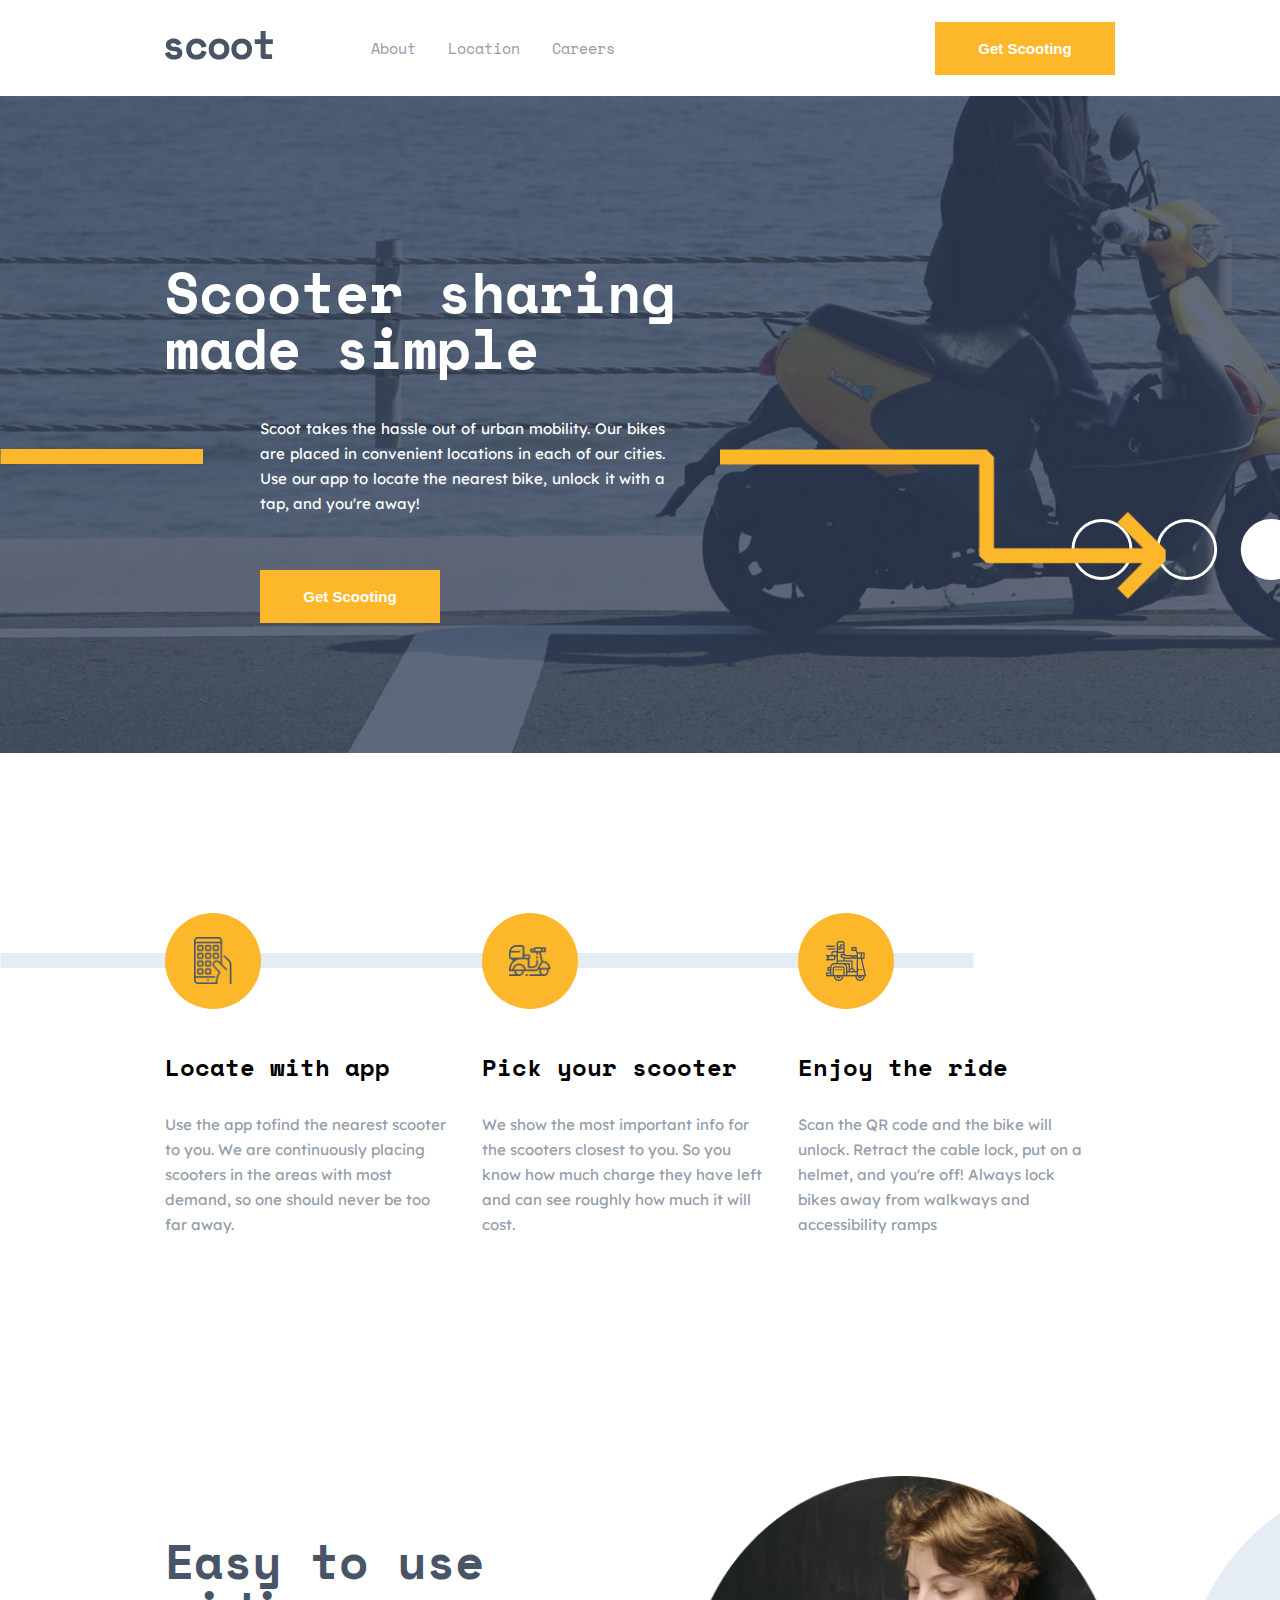
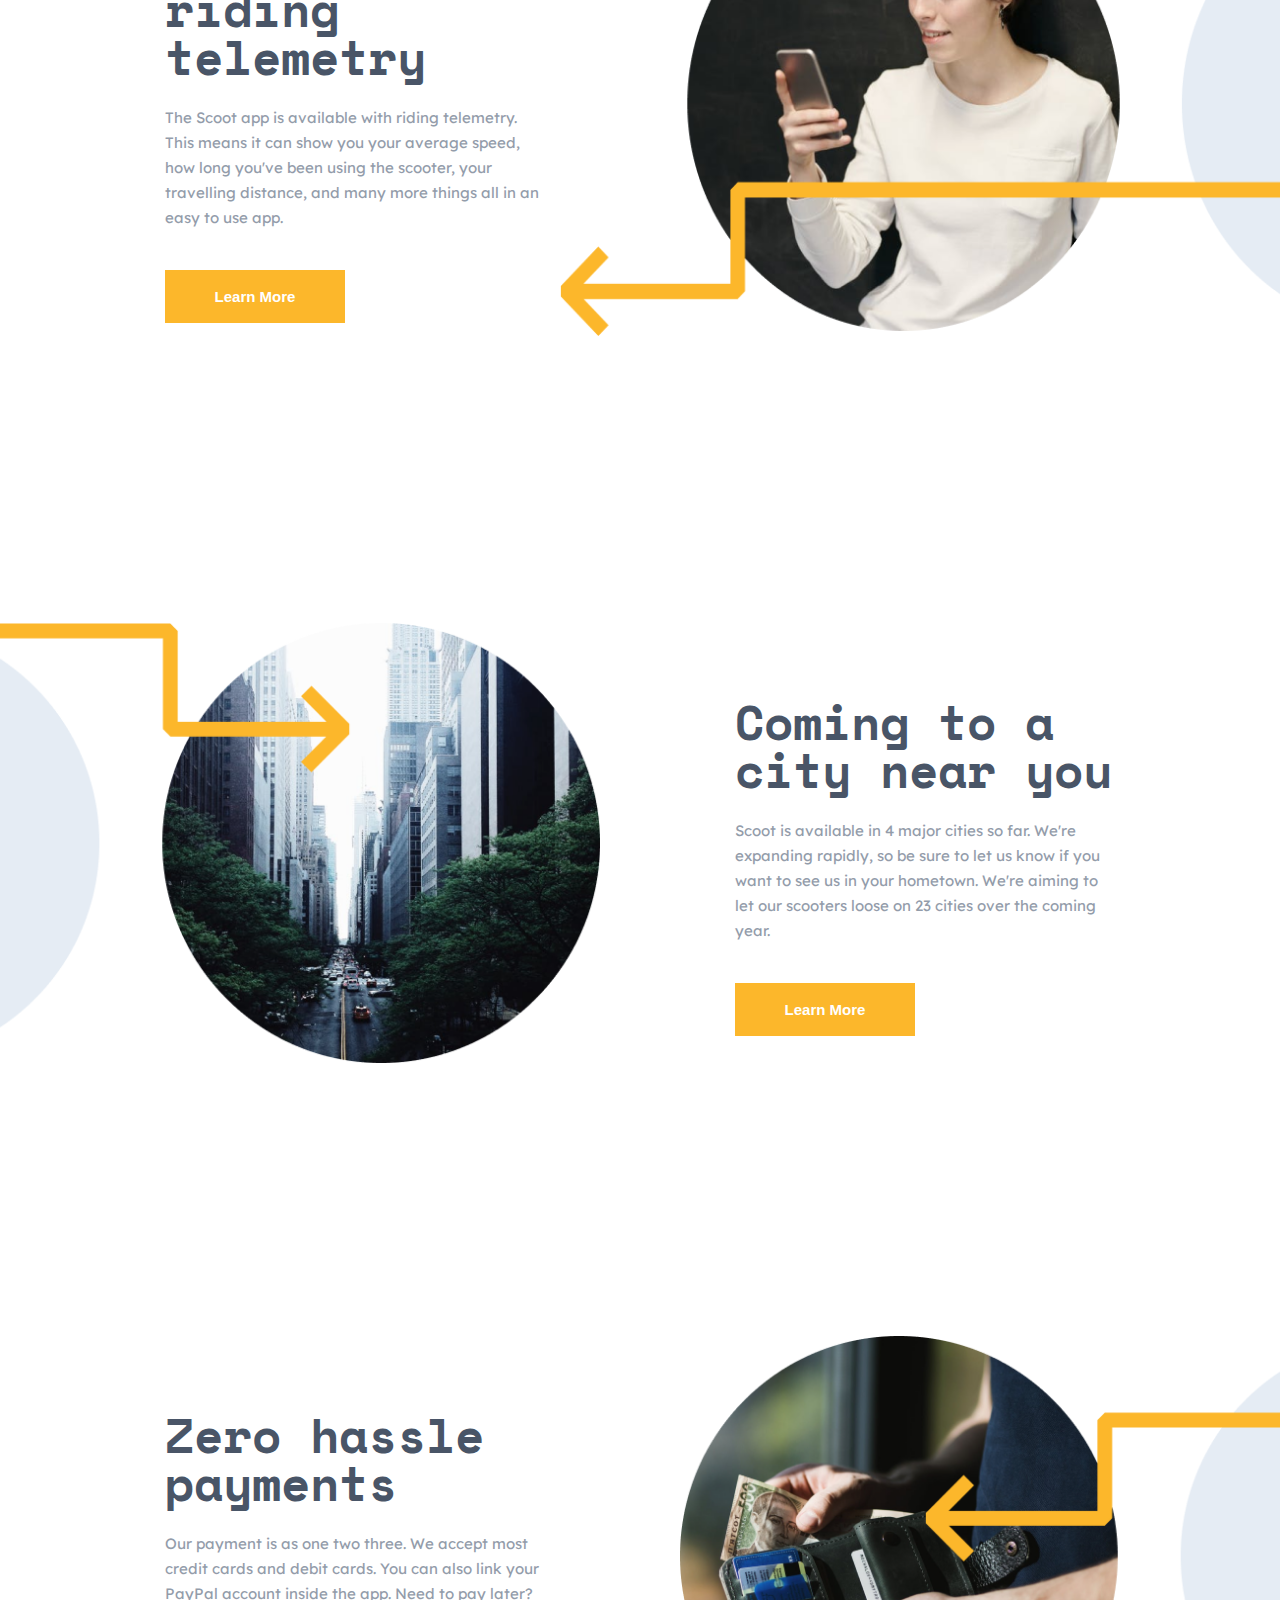
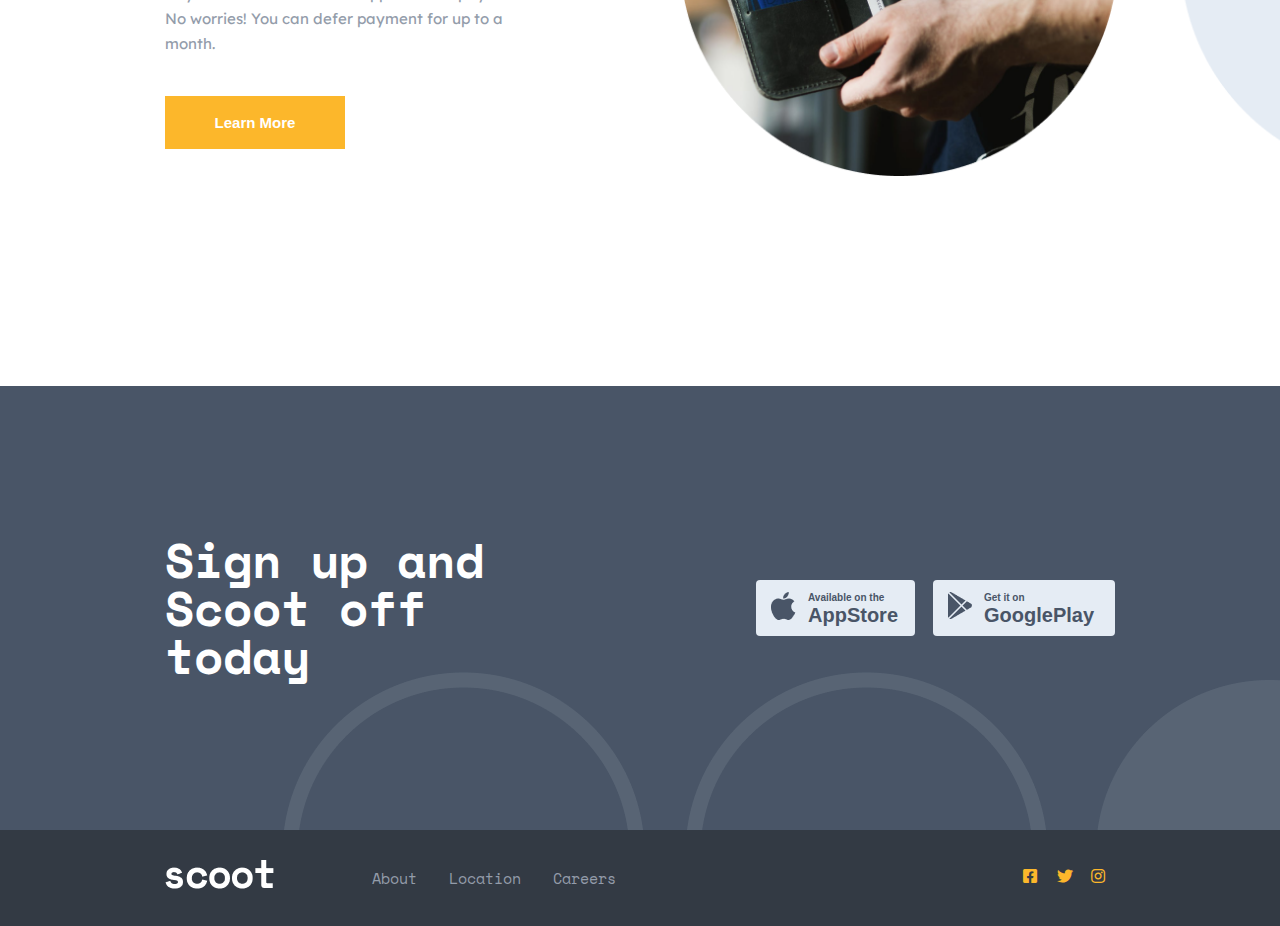
<file: index.html>
<!DOCTYPE html>
<html lang="en">
<head>
	<meta charset="UTF-8">
	<meta name="viewport" content="width=device-width, initial-scale=1.0, minimum-scale=1.0, maximum-scale=1.0, user-scalable=no">
	<title>Scoot</title>
	<link rel="stylesheet" href="main.css">
	<link rel="stylesheet" href="https://cdnjs.cloudflare.com/ajax/libs/font-awesome/5.15.3/css/all.min.css">
</head>
<body>
	<header>
		<nav>
			<div class="nav-right">
			<a href="#" class="nav-logo"><img src="img/icons/scoot.svg" alt="There is a logo"></a>
			<ul class="links">
				<li><a href="about.html" class="nav-link">About</a></li>
				<li><a href="location.html" class="nav-link">Location</a></li>
				<li><a href="careers.html" class="nav-last-link">Careers</a></li>
			
			</ul></div>
			<button class="nav-btn">Get Scooting</button>
			
		</nav>

		<nav class="mobile-nav">
			<div class="close-icon"><i class="fas fa-times"><div class="hidden-area">
			<div class="hidden-menu">
				<p><a href="about.html">About</a></p>
				<p><a href="location.html">Location</a></p>
				<p><a href="careers.html">Careers</a></p>
				<button class="nav-btn">Get Scooting</button>
				
			</div><div class="black-shadow"></div></div></i></div>
			<a href="#" class="nav-logo"><img src="img/icons/scoot.svg" alt="There is a logo"></a>
			

		</nav>

		<main>

			<h1 class="main-title">Scooter sharing made simple</h1>
			<div class="main-text"><p class="main-text-context">Scoot takes the hassle out of urban mobility. Our bikes are placed in convenient locations in each of our cities. Use our app to locate the nearest bike, unlock it with a tap, and you're away! </p>
			<button class="nav-btn main-btn">Get Scooting</button></div>
		</main>
	</header>

	<div class="instructions">
		<div class="card">
			<div class="icon-block">
			<div class="circle phone-icon"></div>
				</div>
			<div class="text-div">
			<p class="instruction-title">Locate with app</p>
			<p class="instruction-text">
				Use the app tofind the nearest scooter to you. We are continuously placing
				scooters in the areas with most demand, so one should never be too far away. 
			</p></div>
		</div>
		<div class="card">
			  <div class="icon-block">	
			<div class="circle scooter-icon"></div></div>
			<div class="text-div"><p class="instruction-title">Pick your scooter</p>
			<p class="instruction-text">
				We show the most important info for the scooters closest to you. So you know how much
				charge they have left and can see roughly how much it will cost. 
			</p></div>
		</div>
		
		<div class="card">
			<div class="icon-block">
			<div class="circle bike-icon"></div>

			</div>
			<div class="text-div">
			<p class="instruction-title">Enjoy the ride</p>
			<p class="instruction-text">
				Scan the QR code and the bike will unlock. Retract the cable lock,
				put on a helmet, and you're off! Always lock bikes away from walkways
				and accessibility ramps

			</p></div>
		</div>
	</div>

	<section  class="learn-more">
		<div class="left">
			<h3 class="learn-more-title">
				Easy to use riding telemetry
			</h3>
		<p class="learn-more-text">
				The Scoot app is available with riding telemetry. This
				means it can show you your average speed, how long you've been using 
				the scooter, your travelling distance, and many more things all in
				an easy to use app.
		</p>
	<button class="nav-btn">Learn More</button></div>

	</section>

	<section class="coming-to-city">
		<div class="left2"></div>
		<div class="right">
			<h3 class="learn-more-title">
				Coming to a city near you
			</h3>
		<p class="learn-more-text">
				Scoot is available in 4 major cities so far. We're expanding rapidly, so be sure to let us know if you want to see us in your hometown. We're aiming to let our scooters loose on 23 cities over the coming year.  
		</p>
	<button class="nav-btn">Learn More</button></div>
		
	</section>
	<section  class="payments">
		<div class="left">
			<h3 class="learn-more-title">
				Zero hassle payments
			</h3>
		<p class="learn-more-text">
				Our payment is as one two three. We accept most credit cards and debit cards. You can also link your PayPal account inside the app. Need to pay later? No worries! You can defer payment for up to a month.  
		</p>
	<button class="nav-btn">Learn More</button></div>

	</section>
	<footer>
		<div class="gray-row">
			<h3 class="footer-title">Sign up and Scoot off today</h3>
			<div class="app-links">
				<button type="button" class="footer-btn appStore">
					<span class="btn-left">
						<img src="./img/icons/Combined Shape.png" alt="There is apple logo">
					</span>
					<span class="btn-right">
						<small>Available on the</small>
					<p class="btn-text">AppStore</p></span>
				</button>
				<button type="button" class="footer-btn googlePlay">
					<span class="btn-left">
						<img src="./img/icons/Shape.png" alt="There is apple logo">
					</span>
					<span class="btn-right">
						<small>Get it on</small>
					<p class="btn-text">GooglePlay</p></span>
				</button>
				
			</div>
		</div>
		<div class="dark-blue-row">
			<nav class="footer-nav">
			<div class="nav-right">
			<a href="" class="nav-logo"><img src="img/icons/scoot.png" alt="There is a logo"></a>
			<ul class="links">
				<li><a href="about.html" class="nav-link nav-link-footer">About</a></li>
				<li><a href="location.html" class="nav-link nav-link-footer">Location</a></li>
				<li class="last-footer-link"><a href="" class="nav-last-link nav-link-footer">Careers</a></li>
			
			</ul></div>
			<div class="icons-row">
				<i class="fab fa-facebook-square"></i>
				<i class="fab fa-twitter"></i>
				<i class="fab fa-instagram"></i>
			</div>
		</nav>
		</div>
	</footer>
</body>
</html>
</file>
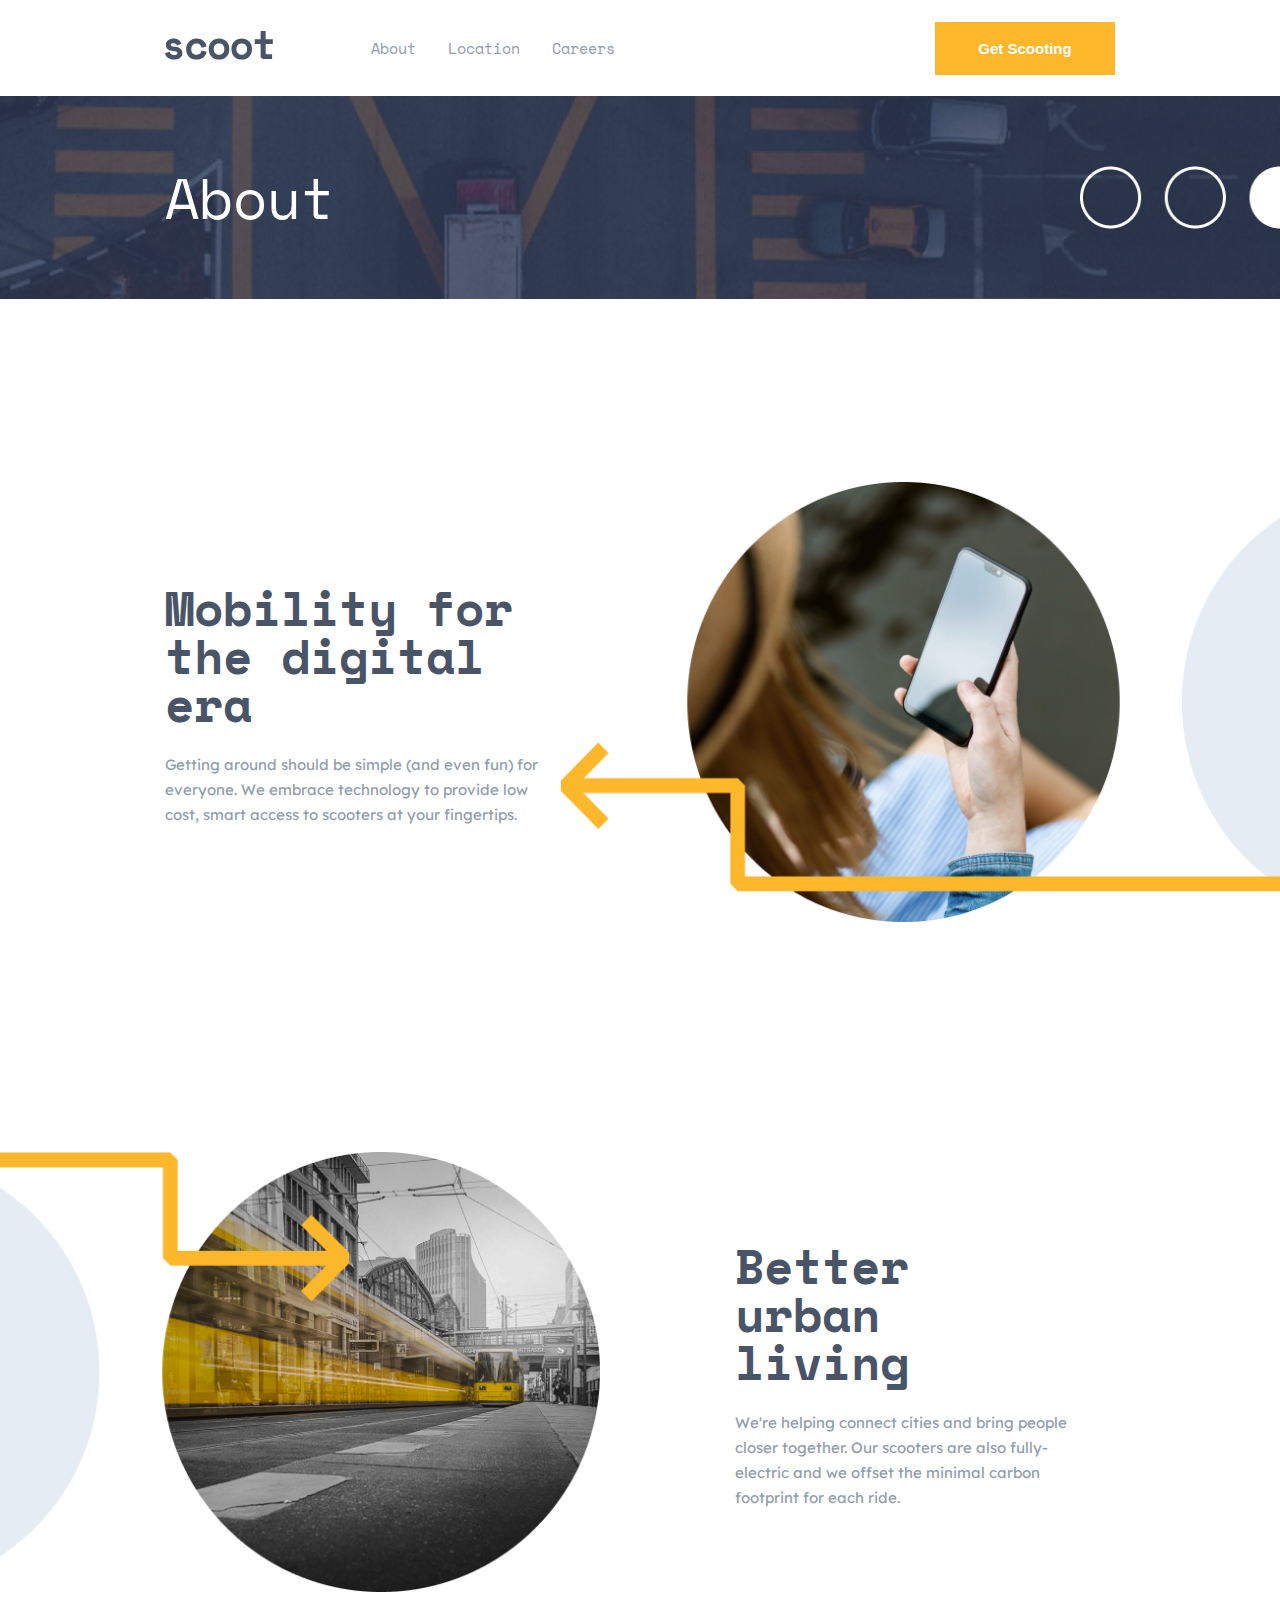
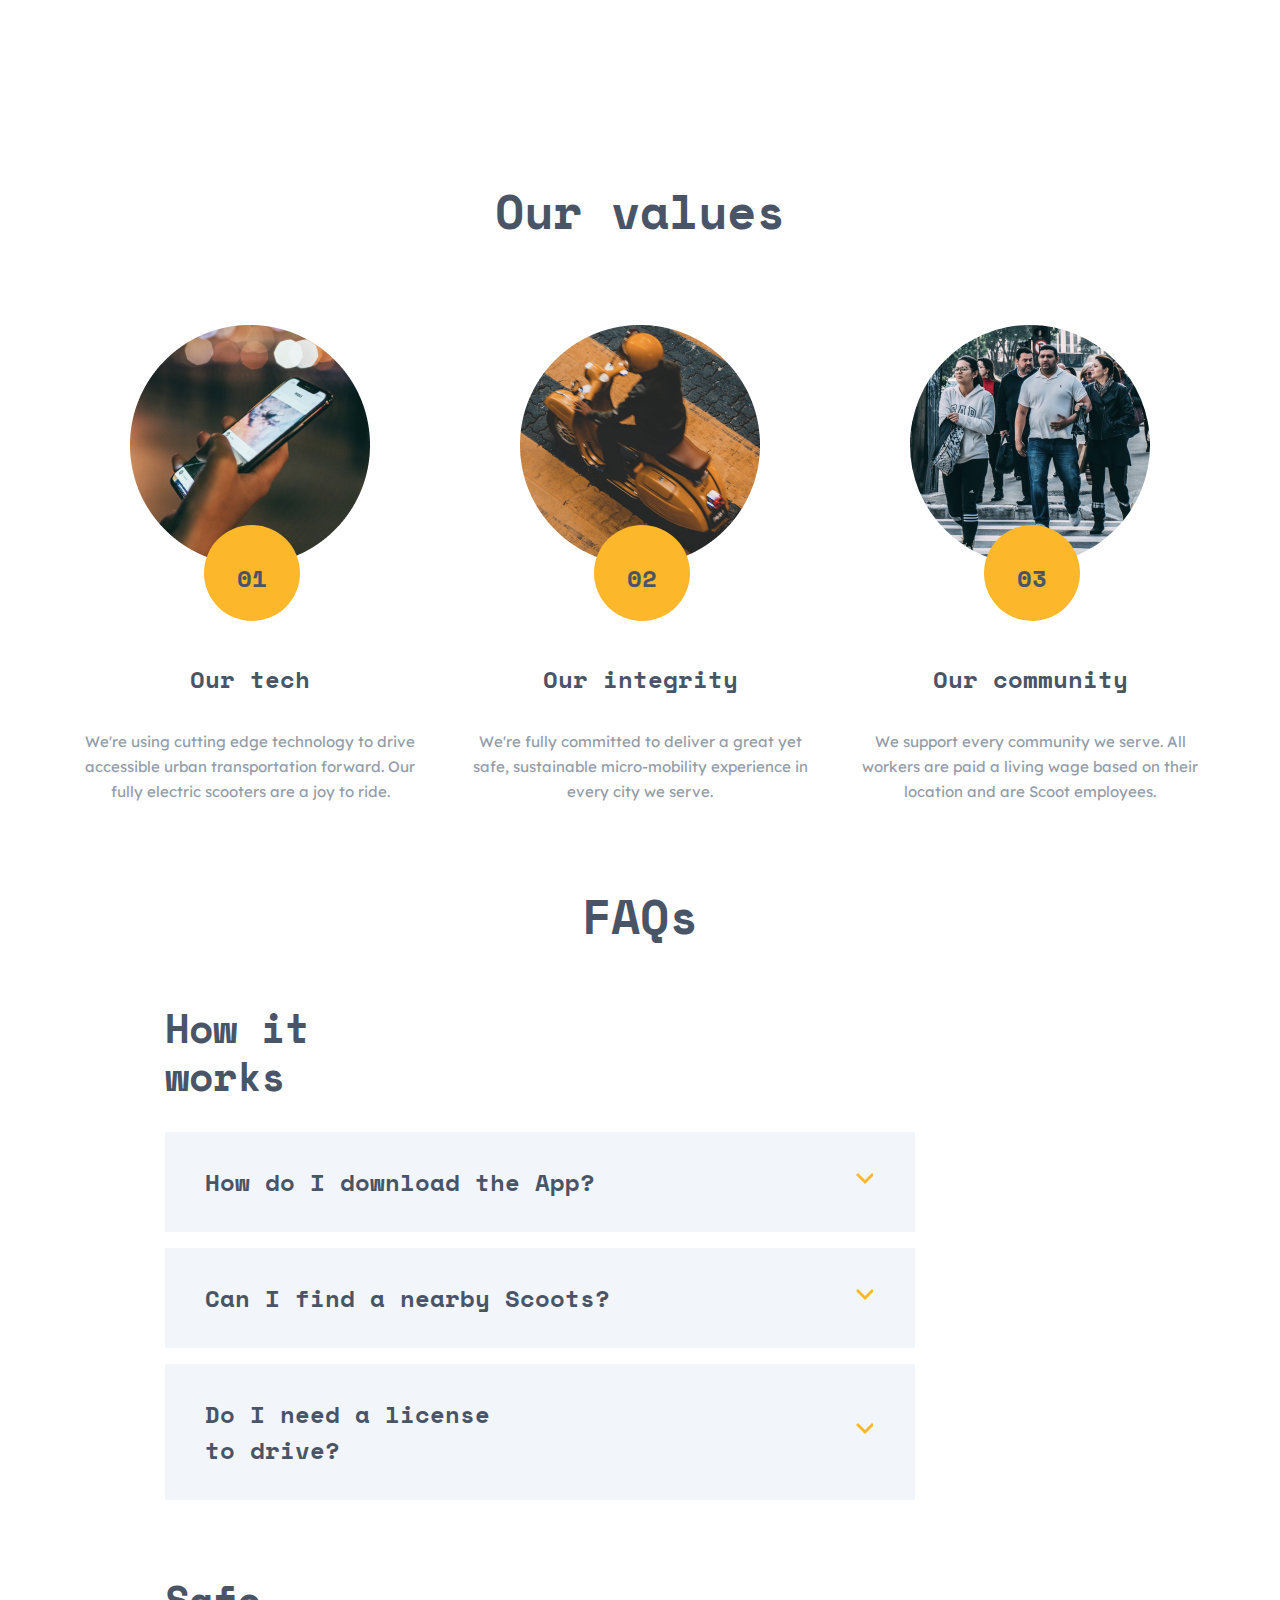
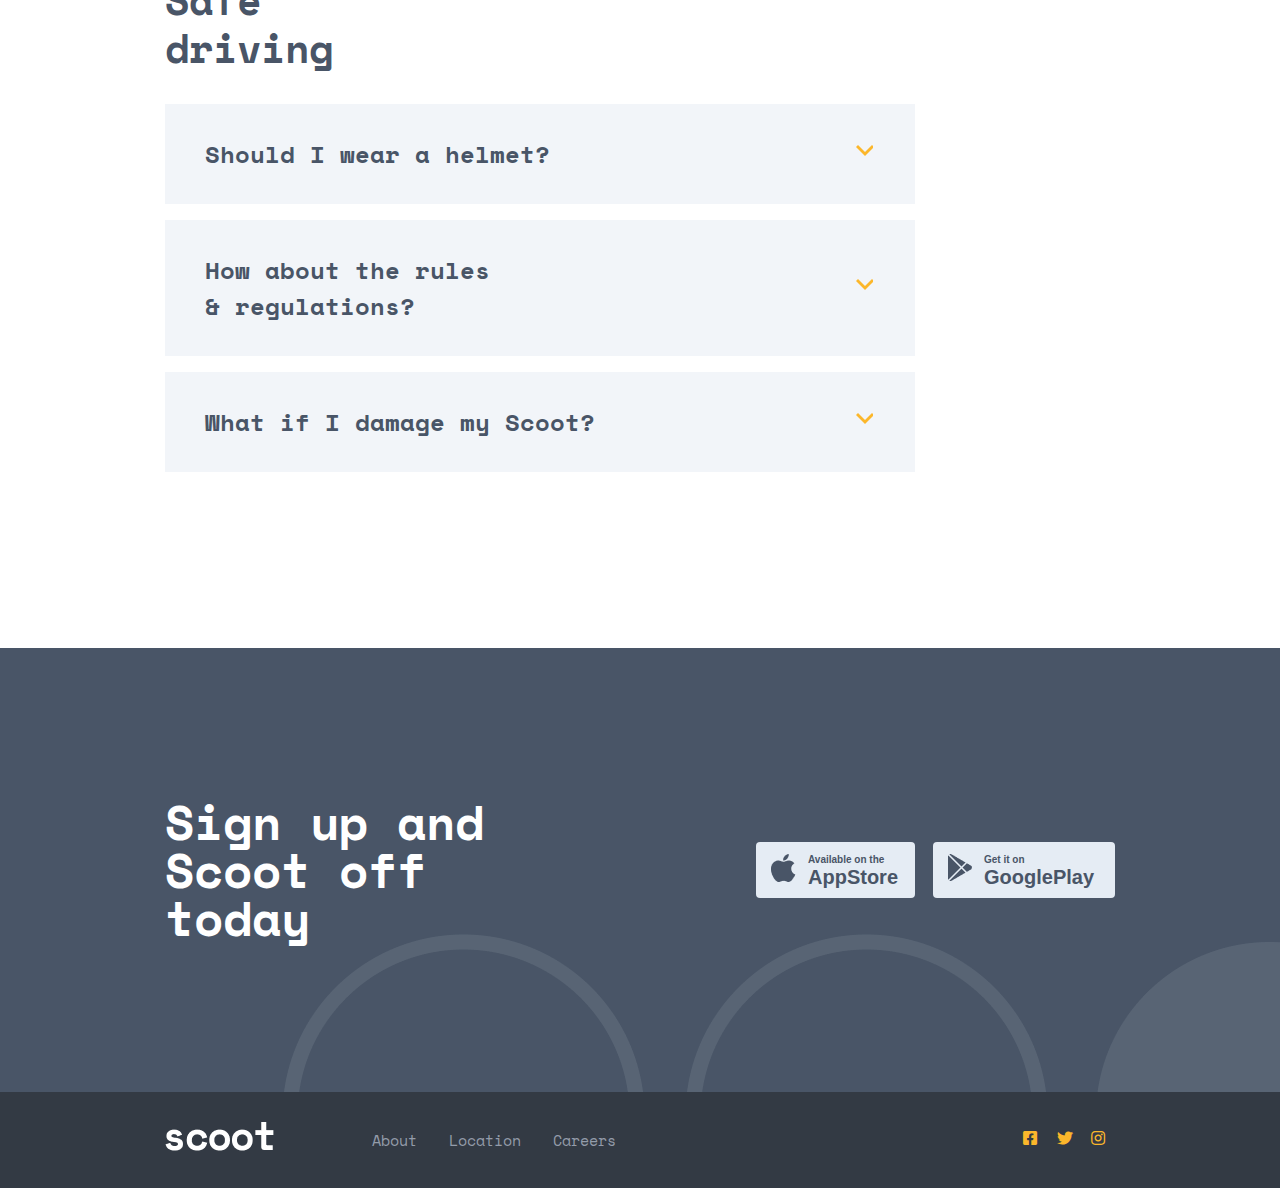
<file: about.html>
<!DOCTYPE html>
<html lang="en">
<head>
	<meta charset="UTF-8">
	<meta name="viewport" content="width=device-width, initial-scale=1.0">
	<title>About</title>
	<link rel="stylesheet" href="main.css">
	<link rel="stylesheet" href="https://cdnjs.cloudflare.com/ajax/libs/font-awesome/5.15.3/css/all.min.css">
</head>
<body>
	<header>
		<nav>
			<div class="nav-right">
			<a href="index.html" class="nav-logo"><img src="img/icons/scoot.svg" alt="There is a logo"></a>
			<ul class="links">
				<li><a href="#" class="nav-link">About</a></li>
				<li><a href="location.html" class="nav-link">Location</a></li>
				<li><a href="careers.html" class="nav-last-link">Careers</a></li>
			
			</ul></div>
			<button class="nav-btn">Get Scooting</button>
			
		</nav>
		<nav class="mobile-nav">
			<div class="close-icon"><i class="fas fa-times"><div class="hidden-area">
			<div class="hidden-menu">
				<p><a href="about.html">About</a></p>
				<p><a href="location.html">Location</a></p>
				<p><a href="careers.html">Careers</a></p>
				<button class="nav-btn">Get Scooting</button>
				
			</div><div class="black-shadow"></div></div></i></div>
			<a href="index.html" class="nav-logo"><img src="img/icons/scoot.svg" alt="There is a logo"></a>
			

		</nav>
		<div class="menu-title">
			<p class="menu-name">About</p>
		</div>
	</header>

	<section  class="mobility">
		<div class="left">
			<h3 class="learn-more-title">
				Mobility for the digital era
			</h3>
		<p class="learn-more-text">
				Getting around should be simple (and even fun) for everyone. We embrace technology to provide low cost, smart access to scooters at your fingertips.  
		</p>
</div>

	</section>

	<section class="urban-living">
		<div class="left2"></div>
		<div class="right urban-living-right">
			<h3 class="learn-more-title">
				Better urban living
			</h3>
		<p class="learn-more-text">
				We're helping connect cities and bring people closer together. Our scooters are also fully-electric and we offset the minimal carbon footprint for each ride.   
		</p>
	</div>
		
	</section>

	<div class="our-values">
		<p class="learn-more-title our-values-title">Our values</p>

		<div class="our-value-card first-value-card">
			<div class="value-image-row">
				<img src="./img/icons/Bitmap Copy (1).png" alt="phone" class="our-value-image">
				<div class="number-circle">01</div>
			</div>
			<h4 class="our-value-card-title">Our tech</h4>
			<p class="learn-more-text">We're using cutting edge technology to drive accessible urban transportation forward. Our fully electric scooters are a joy to ride. </p>
		</div>

		<div class="our-value-card second-value-card">
			<div class="value-image-row">
				<img src="./img/icons/Bitmap Copy (2).png" alt="bike" class="our-value-image">
				<div class="number-circle">02</div>
			</div>
			<h4 class="our-value-card-title">Our integrity</h4>
			<p class="learn-more-text">We're fully committed to deliver a great yet safe, sustainable micro-mobility experience in every city we serve.</p>
		</div>

		<div class="our-value-card">
			<div class="value-image-row">
				<img src="./img/icons/Bitmap (2).png" alt="phone" class="our-value-image third-image" >
				<div class="number-circle">03</div>
			</div>
			<h4 class="our-value-card-title">Our community</h4>
			<p class="learn-more-text">We support every community we serve. All workers are paid a living wage based on their location and are Scoot employees. </p>
		</div>
		
	</div>


	<div class="faq">
		<p class="learn-more-title faq-title">
			FAQs
		</p>

		<div class="top-row ">
			<h4 class="learn-more-title top-row-title">How it works</h4>
<div class="blue-inputs">
			<div class="blue-area">
				<div class="blue-area-top">		
				<p class="blue-area-title">How do I download the App? </p> 
					<div id="arrow1" class="arrow" onclick="show_hide('hide1', 'arrow1')"></div></div>


				
				<p class="hidden-text" id="hide1">
					To download the Scoot app, you can search "Scoot" in both the App and Google Play stores. An even simpler way to do it would be to click the relevant link at the bottom of this page and you'll be re-directed to the correct page. 
				</p>
			</div>
			<div class="blue-area">
				
					<div class="blue-area-top">		
						<p class="blue-area-title">Can I find a nearby Scoots? </p> 
							<div id="arrow2" class="arrow" onclick="show_hide('hide2','arrow2')"></div></div>
		


				
				<p class="hidden-text" id="hide2">
					To download the Scoot app, you can search "Scoot" in both the App and Google Play stores. An even simpler way to do it would be to click the relevant link at the bottom of this page and you'll be re-directed to the correct page. 
				</p>
			</div>
			<div class="blue-area">
				
					<div class="blue-area-top">		
						<p class="blue-area-title">Do I need a license <br>to drive? </p> 
							<div id="arrow3" class="arrow" onclick="show_hide('hide3','arrow3')"></div></div>


				
				<p class="hidden-text" id="hide3">
					To download the Scoot app, you can search "Scoot" in both the App and Google Play stores. An even simpler way to do it would be to click the relevant link at the bottom of this page and you'll be re-directed to the correct page. 
				</p>
			</div>
			</div>
		</div>
		<div class="bottom-row">
			<h4 class="learn-more-title top-row-title">Safe driving</h4>
<div class="blue-inputs">
			<div class="blue-area">
				
					<div class="blue-area-top">		
						<p class="blue-area-title">Should I wear a helmet? </p> 
							<div id="arrow4" class="arrow" onclick="show_hide('hide4','arrow4')"></div></div>


				
				<p class="hidden-text" id="hide4">
					Yes, please do! All cities have different laws. But we strongly stringly recommend always wearing a helmet regardless of the local laws. We like you and we want you to be as safe as possible while Scooting. 
				</p>
			</div>
			<div class="blue-area">
				
				<div class="blue-area-top">		
					<p class="blue-area-title">How about the rules <br>& regulations?  </p> 
						<div id="arrow5" class="arrow" onclick="show_hide('hide5','arrow5')"></div></div>
				<p class="hidden-text" id="hide5">
					Yes, please do! All cities have different laws. But we strongly stringly recommend always wearing a helmet regardless of the local laws. We like you and we want you to be as safe as possible while Scooting. 
				</p>
			</div>
			<div class="blue-area">
				
				<div class="blue-area-top">		
					<p class="blue-area-title">What if I damage my Scoot?  </p> 
						<div id="arrow6" class="arrow" onclick="show_hide('hide6','arrow6')"></div></div>
				<p class="hidden-text" id="hide6">
					Yes, please do! All cities have different laws. But we strongly stringly recommend always wearing a helmet regardless of the local laws. We like you and we want you to be as safe as possible while Scooting.  
				</p>
			</div>
			</div>
		</div>
	</div>

	<footer>
		<div class="gray-row">
			<h3 class="footer-title">Sign up and Scoot off today</h3>
			<div class="app-links">
				<button type="button" class="footer-btn appStore">
					<span class="btn-left">
						<img src="./img/icons/Combined Shape.png" alt="There is apple logo">
					</span>
					<span class="btn-right">
						<small>Available on the</small>
					<p class="btn-text">AppStore</p></span>
				</button>
				<button type="button" class="footer-btn googlePlay">
					<span class="btn-left">
						<img src="./img/icons/Shape.png" alt="There is apple logo">
					</span>
					<span class="btn-right">
						<small>Get it on</small>
					<p class="btn-text">GooglePlay</p></span>
				</button>
				
			</div>
		</div>
		<div class="dark-blue-row">
			<nav class="footer-nav">
			<div class="nav-right">
			<a href="index.html" class="nav-logo"><img src="img/icons/scoot.png" alt="There is a logo"></a>
			<ul class="links">
				<li><a href="#" class="nav-link nav-link-footer">About</a></li>
				<li><a href="location.html" class="nav-link nav-link-footer">Location</a></li>
				<li class="last-footer-link"><a href="careers.html" class="nav-last-link nav-link-footer">Careers</a></li>
			
			</ul></div>
			<div class="icons-row">
				<i class="fab fa-facebook-square"></i>
				<i class="fab fa-twitter"></i>
				<i class="fab fa-instagram"></i>
			</div>
		</nav>
		</div>
	</footer>
	<script src="main.js"></script>
</body>
</html>
</file>
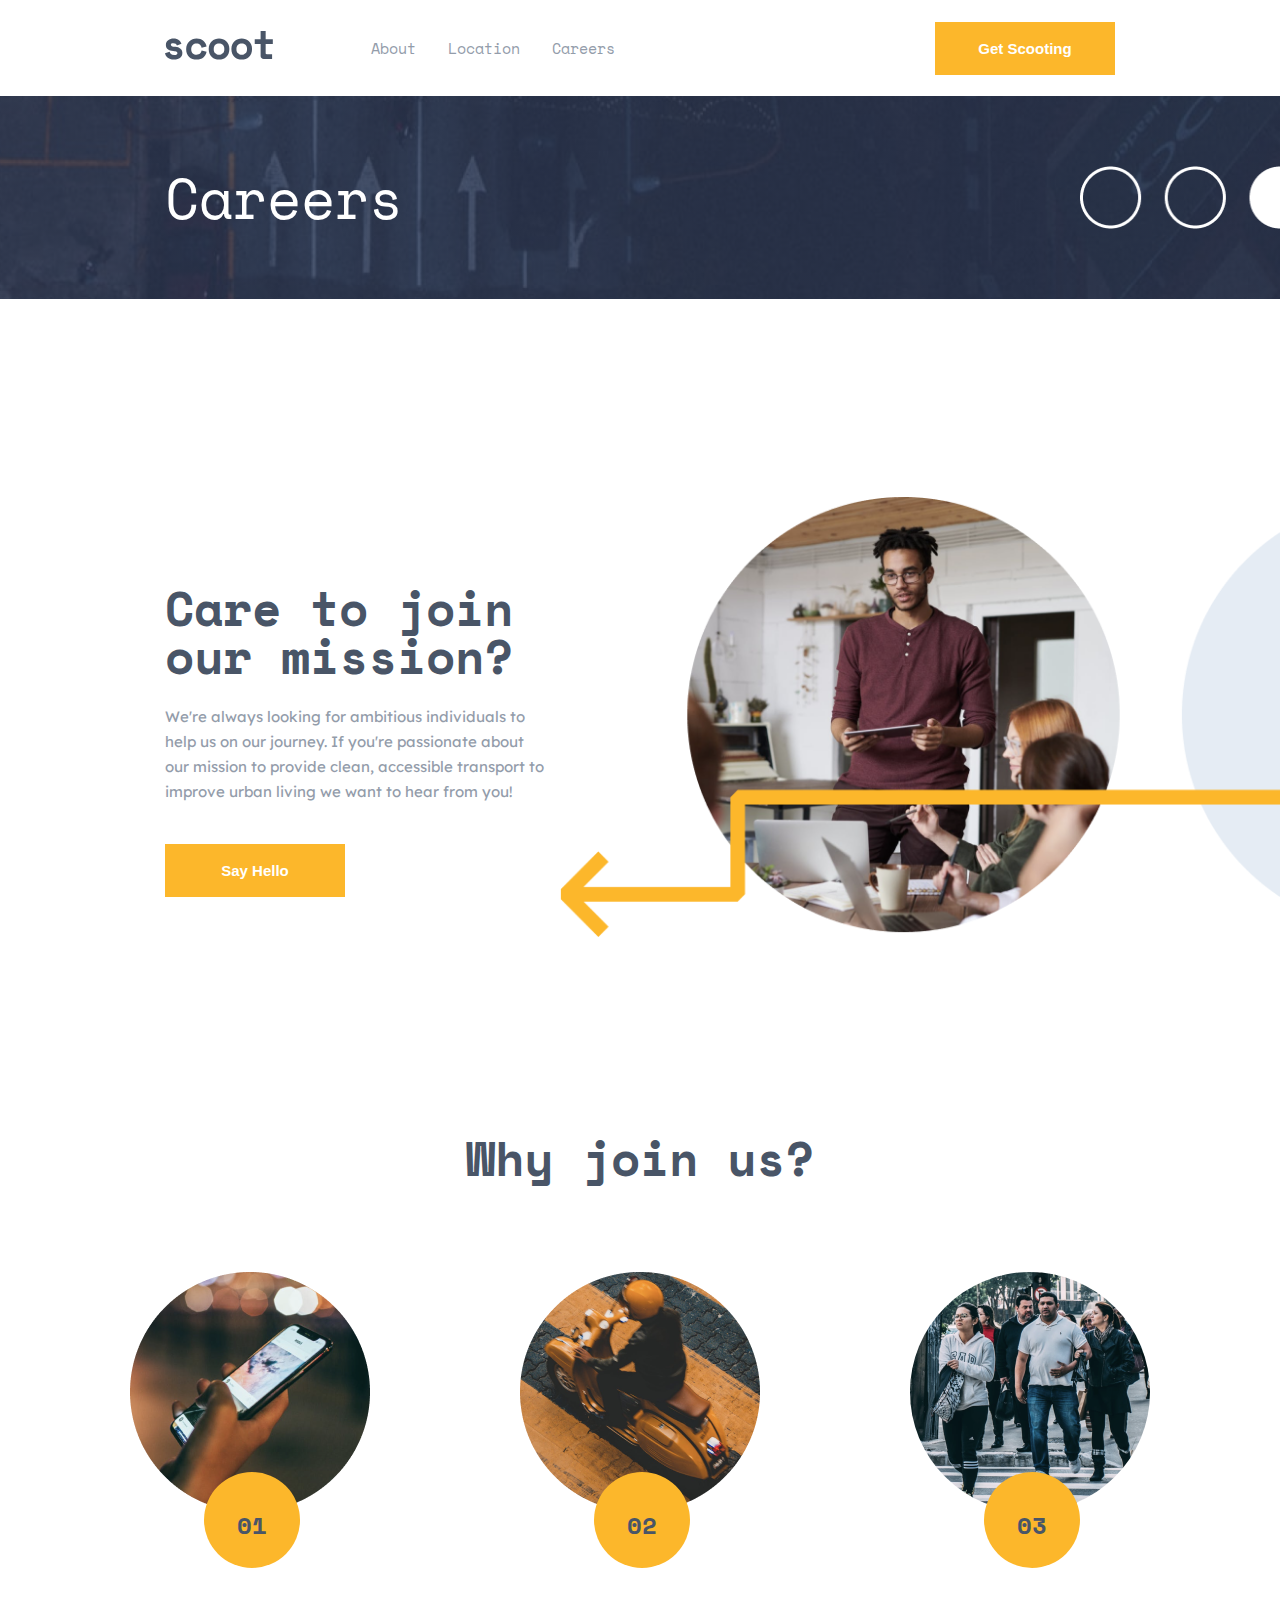
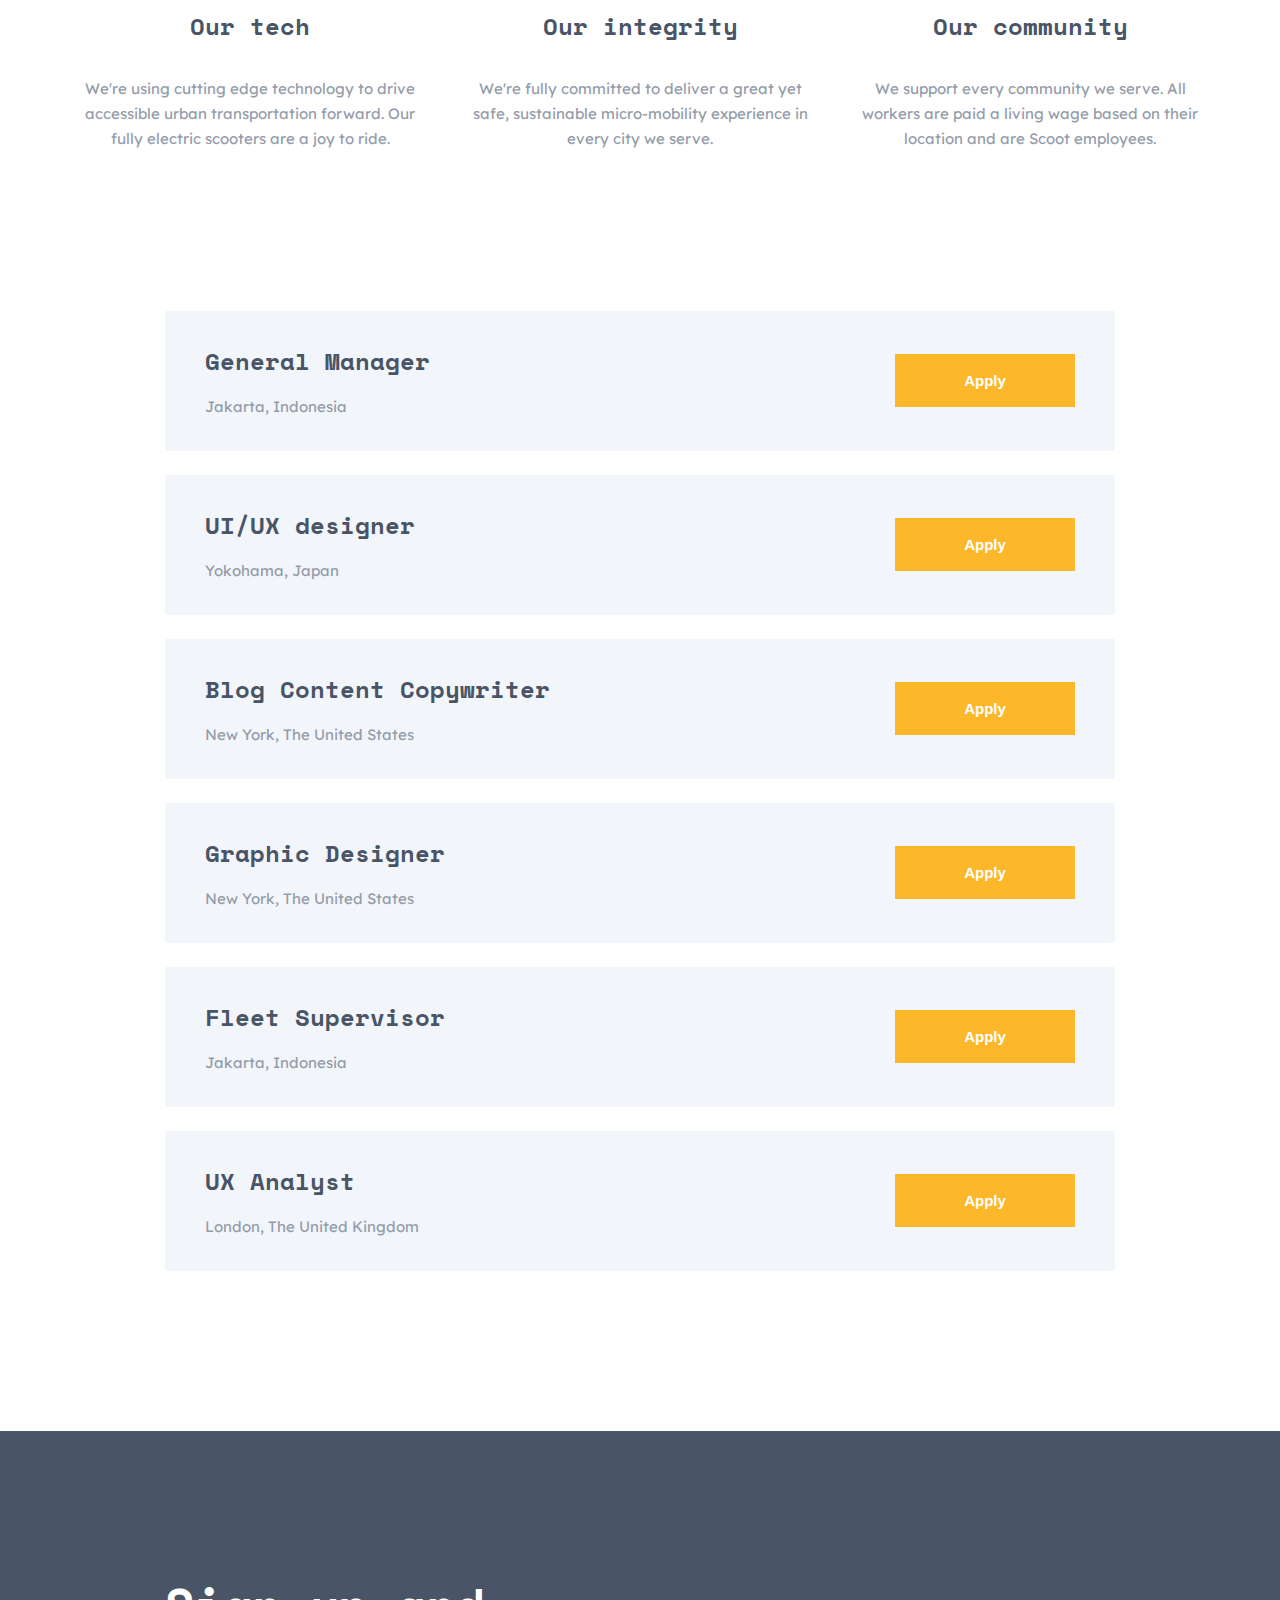
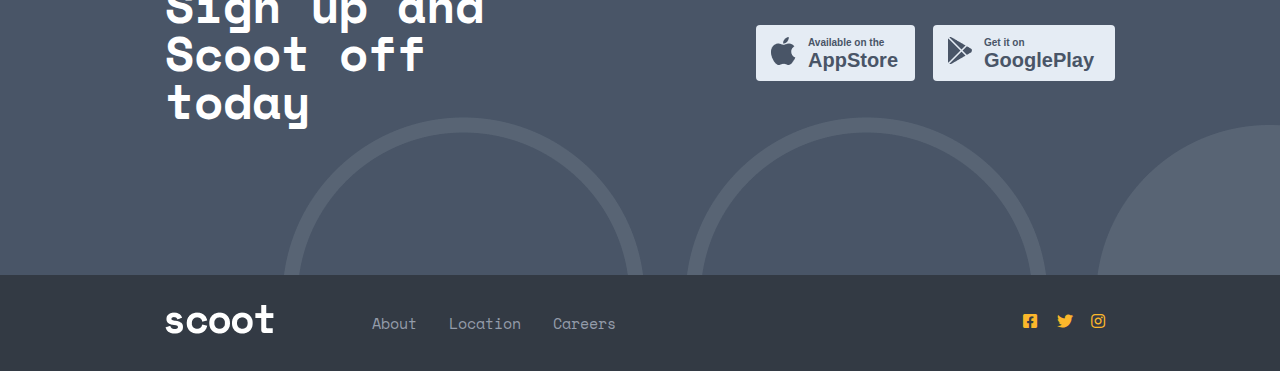
<file: careers.html>
<!DOCTYPE html>
<html lang="en">
<head>
	<meta charset="UTF-8">
	<meta name="viewport" content="width=device-width, initial-scale=1.0">
	<title>Careers</title>
	<link rel="stylesheet" href="main.css">
	<link rel="stylesheet" href="https://cdnjs.cloudflare.com/ajax/libs/font-awesome/5.15.3/css/all.min.css">
</head>
<body>
	<header>
		<nav>
			<div class="nav-right">
			<a href="index.html" class="nav-logo"><img src="img/icons/scoot.svg" alt="There is a logo"></a>
			<ul class="links">
				<li><a href="about.html" class="nav-link">About</a></li>
				<li><a href="location.html" class="nav-link">Location</a></li>
				<li><a href="#" class="nav-last-link">Careers</a></li>
			
			</ul></div>
			<button class="nav-btn">Get Scooting</button>
			
		</nav>
		<nav class="mobile-nav">
			<div class="close-icon"><i class="fas fa-times"><div class="hidden-area">
			<div class="hidden-menu">
				<p><a href="about.html">About</a></p>
				<p><a href="location.html">Location</a></p>
				<p><a href="careers.html">Careers</a></p>
				<button class="nav-btn">Get Scooting</button>
				
			</div><div class="black-shadow"></div></div></i></div>
			<a href="index.html" class="nav-logo"><img src="img/icons/scoot.svg" alt="There is a logo"></a>
			

		</nav>
		<div class="careers-title">
			<p class="menu-name">Careers</p>
		</div>
	</header>

	<section  class="mission">
		<div class="left">
			<h3 class="learn-more-title">
				Care to join our mission?
			</h3>
		<p class="learn-more-text">
				We're always looking for ambitious individuals to help us on our journey. If you're passionate about our mission to provide clean, accessible transport to improve urban living we want to hear from you!
		</p>
	<button class="nav-btn">Say Hello</button></div>

	</section>

	<div class="our-values">
		<p class="learn-more-title our-values-title">Why join us?</p>

		<div class="our-value-card first-value-card">
			<div class="value-image-row">
				<img src="./img/icons/Bitmap Copy (1).png" alt="phone" class="our-value-image">
				<div class="number-circle">01</div>
			</div>
			<h4 class="our-value-card-title">Our tech</h4>
			<p class="learn-more-text">We're using cutting edge technology to drive accessible urban transportation forward. Our fully electric scooters are a joy to ride. </p>
		</div>

		<div class="our-value-card second-value-card">
			<div class="value-image-row">
				<img src="./img/icons/Bitmap Copy (2).png" alt="bike" class="our-value-image">
				<div class="number-circle">02</div>
			</div>
			<h4 class="our-value-card-title">Our integrity</h4>
			<p class="learn-more-text">We're fully committed to deliver a great yet safe, sustainable micro-mobility experience in every city we serve.</p>
		</div>

		<div class="our-value-card">
			<div class="value-image-row">
				<img src="./img/icons/Bitmap (2).png" alt="phone" class="our-value-image third-image" >
				<div class="number-circle">03</div>
			</div>
			<h4 class="our-value-card-title">Our community</h4>
			<p class="learn-more-text">We support every community we serve. All workers are paid a living wage based on their location and are Scoot employees. </p>
		</div>
		
	</div>

<div class="vacancies">
	<div class="box">
		<div class="box-text">
		<h4 class="our-value-card-title">
		General Manager
	</h4>
	<p class="learn-more-text countries">Jakarta, Indonesia</p></div>
	<button type="button">Apply</button>
</div>
	
	<div class="box">
		<div class="box-text">
		<h4 class="our-value-card-title">
		UI/UX designer
	</h4>
	<p class="learn-more-text countries">Yokohama, Japan</p></div>
	<button type="button">Apply</button>
</div>

<div class="box">
		<div class="box-text">
		<h4 class="our-value-card-title">
		Blog Content Copywriter
	</h4>
	<p class="learn-more-text countries">New York, The United States</p></div>
	<button type="button">Apply</button>
</div>

<div class="box">
		<div class="box-text">
		<h4 class="our-value-card-title">
		Graphic Designer
	</h4>
	<p class="learn-more-text countries">New York, The United States</p></div>
	<button type="button">Apply</button>
</div>

<div class="box">
		<div class="box-text">
		<h4 class="our-value-card-title">
		Fleet Supervisor
	</h4>
	<p class="learn-more-text countries">Jakarta, Indonesia</p></div>
	<button type="button">Apply</button>
</div>

<div class="box">
		<div class="box-text">
		<h4 class="our-value-card-title">
		UX Analyst
	</h4>
	<p class="learn-more-text countries">London, The United Kingdom</p></div>
	<button type="button">Apply</button>
</div>


</div>

<footer>
		<div class="gray-row">
			<h3 class="footer-title">Sign up and Scoot off today</h3>
			<div class="app-links">
				<button type="button" class="footer-btn appStore">
					<span class="btn-left">
						<img src="./img/icons/Combined Shape.png" alt="There is apple logo">
					</span>
					<span class="btn-right">
						<small>Available on the</small>
					<p class="btn-text">AppStore</p></span>
				</button>
				<button type="button" class="footer-btn googlePlay">
					<span class="btn-left">
						<img src="./img/icons/Shape.png" alt="There is apple logo">
					</span>
					<span class="btn-right">
						<small>Get it on</small>
					<p class="btn-text">GooglePlay</p></span>
				</button>
				
			</div>
		</div>
		<div class="dark-blue-row">
			<nav class="footer-nav">
			<div class="nav-right">
			<a href="index.html" class="nav-logo"><img src="img/icons/scoot.png" alt="There is a logo"></a>
			<ul class="links">
				<li><a href="about.html" class="nav-link nav-link-footer">About</a></li>
				<li><a href="location.html" class="nav-link nav-link-footer">Location</a></li>
				<li class="last-footer-link"><a href="#" class="nav-last-link nav-link-footer">Careers</a></li>
			
			</ul></div>
			<div class="icons-row">
				<i class="fab fa-facebook-square"></i>
				<i class="fab fa-twitter"></i>
				<i class="fab fa-instagram"></i>
			</div>
		</nav>
		</div>
	</footer>
</body>
</html>
</file>
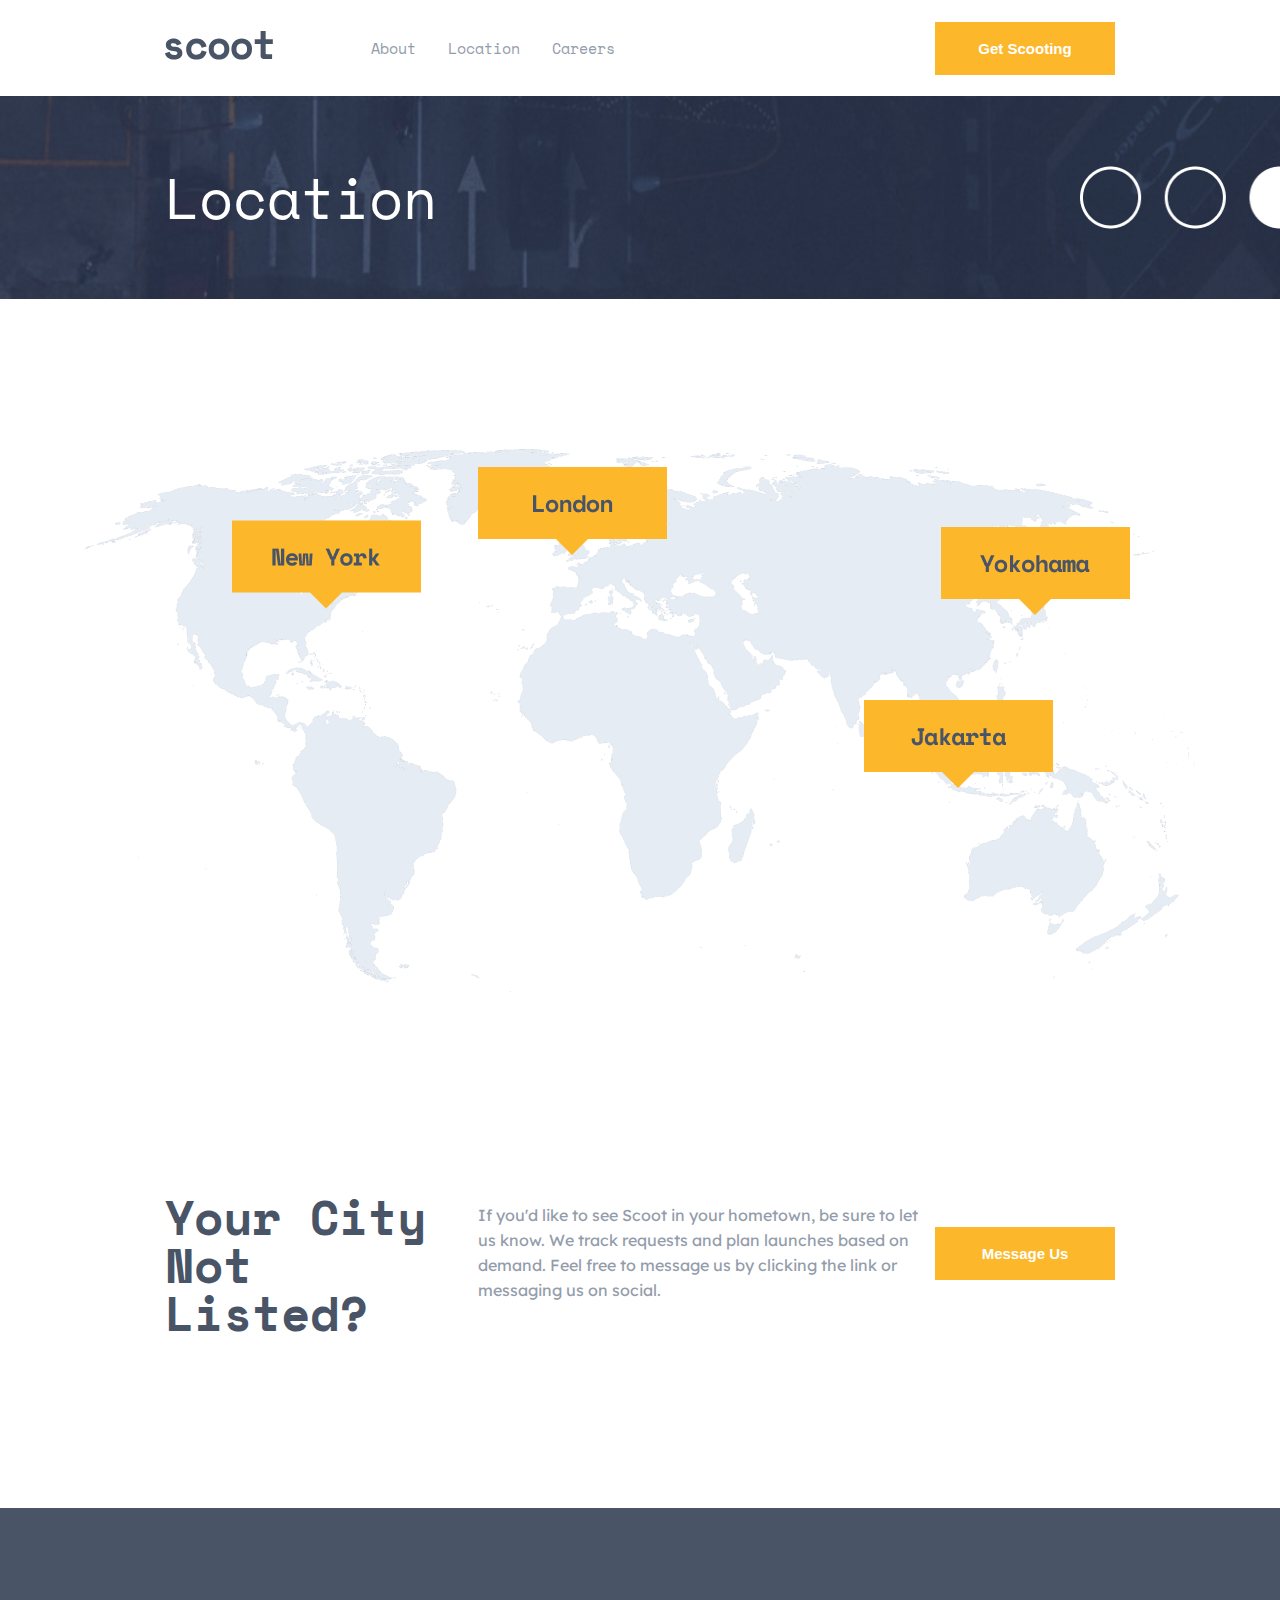
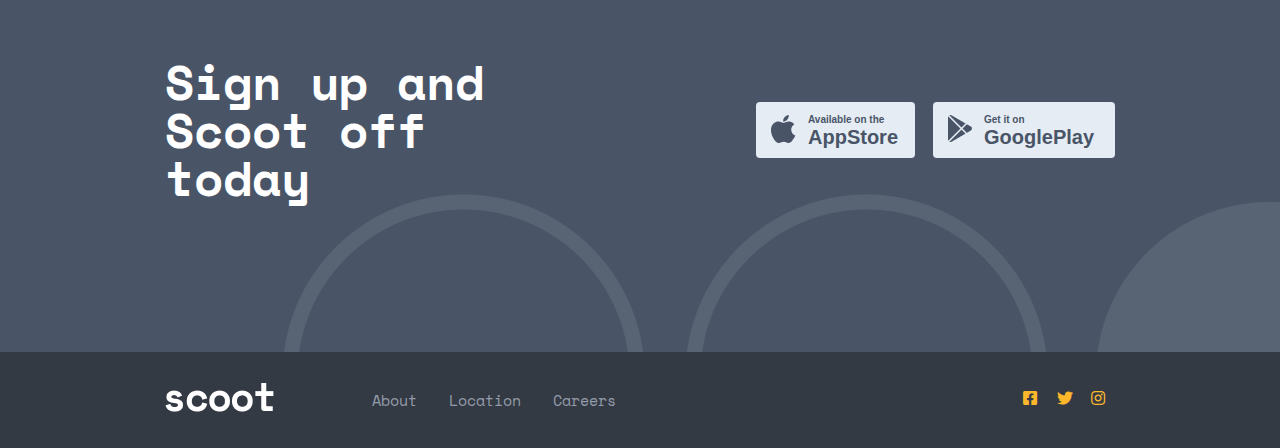
<file: location.html>
<!DOCTYPE html>
<html lang="en">
<head>
	<meta charset="UTF-8">
	<meta name="viewport" content="width=device-width, initial-scale=1.0">
	<title>Location</title>
	<link rel="stylesheet" href="main.css">
	<link rel="stylesheet" href="https://cdnjs.cloudflare.com/ajax/libs/font-awesome/5.15.3/css/all.min.css">
</head>
<body>
	<header>
		<nav>
			<div class="nav-right">
			<a href="index.html" class="nav-logo"><img src="img/icons/scoot.svg" alt="There is a logo"></a>
			<ul class="links">
				<li><a href="about.html" class="nav-link">About</a></li>
				<li><a href="#" class="nav-link">Location</a></li>
				<li><a href="careers.html" class="nav-last-link">Careers</a></li>
			
			</ul></div>
			<button class="nav-btn">Get Scooting</button>
			
		</nav>
		<nav class="mobile-nav">
			<div class="close-icon"><i class="fas fa-times"><div class="hidden-area">
			<div class="hidden-menu">
				<p><a href="about.html">About</a></p>
				<p><a href="location.html">Location</a></p>
				<p><a href="careers.html">Careers</a></p>
				<button class="nav-btn">Get Scooting</button>
				
			</div><div class="black-shadow"></div></div></i></div>
			<a href="index.html" class="nav-logo"><img src="img/icons/scoot.svg" alt="There is a logo"></a>
			

		</nav>
		<div class="careers-title">
			<p class="menu-name">Location</p>
		</div>
	</header>

	<div class="map-image">
		<img src="./img/icons/Group 7.png" alt="Map" class="first">
		<img src="./img/icons/Group 24.png" alt="Map" class="second">
	</div>
<section class="mobile-location">
		<div class="pink-area">New York</div>
		<div class="pink-area">London</div>
		<div class="pink-area">Jakarta</div>
		<div class="pink-area">Yokohama</div>
		
	</section>
	<section class="location desktop-location">
		<p class="learn-more-title location-title">your city not listed?</p>
		<p class="location-text">If you'd like to see Scoot in your hometown, be sure to let us know. We track requests and plan launches based on demand. Feel free to message us by clicking the link or messaging us on social. </p>
		<button class="nav-btn">Message Us</button>
	</section>
	
	<footer>
		<div class="gray-row">
			<h3 class="footer-title">Sign up and Scoot off today</h3>
			<div class="app-links">
				<button type="button" class="footer-btn appStore">
					<span class="btn-left">
						<img src="./img/icons/Combined Shape.png" alt="There is apple logo">
					</span>
					<span class="btn-right">
						<small>Available on the</small>
					<p class="btn-text">AppStore</p></span>
				</button>
				<button type="button" class="footer-btn googlePlay">
					<span class="btn-left">
						<img src="./img/icons/Shape.png" alt="There is apple logo">
					</span>
					<span class="btn-right">
						<small>Get it on</small>
					<p class="btn-text">GooglePlay</p></span>
				</button>
				
			</div>
		</div>
		<div class="dark-blue-row">
			<nav class="footer-nav">
			<div class="nav-right">
			<a href="index.html" class="nav-logo"><img src="img/icons/scoot.png" alt="There is a logo"></a>
			<ul class="links">
				<li><a href="about.html" class="nav-link nav-link-footer">About</a></li>
				<li><a href="#" class="nav-link nav-link-footer">Location</a></li>
				<li class="last-footer-link"><a href="careers.html" class="nav-last-link nav-link-footer">Careers</a></li>
			
			</ul></div>
			<div class="icons-row">
				<i class="fab fa-facebook-square"></i>
				<i class="fab fa-twitter"></i>
				<i class="fab fa-instagram"></i>
			</div>
		</nav>
		</div>
	</footer>
</body>
</html>
</file>
<file: main.css>
@import url('https://fonts.googleapis.com/css2?family=Space+Mono&display=swap');
@import url('https://fonts.googleapis.com/css2?family=Lexend+Deca&display=swap');
body{
	margin: 0;
	padding:0;
	font-family: 'Space Mono', monospace;
}
*{
	box-sizing: border-box;
}

nav{
	padding:20px 165px;
	display: flex;
	align-items: center;
	justify-content: space-between;
	
}
.nav-logo{
	margin-right: 58px;
}
a{
	text-decoration: none;
}
.nav-link{
	margin-right: 32px;
}

.nav-link,.nav-last-link{
	font-size: 15px;
	
	color: #939CAA;
}
.nav-link:hover, .nav-last-link:hover{
	color: #FCB72B;
}
.nav-btn{
	width: 180px;
	height: 53px;
	background-color: #FCB72B;
	color: #fff;
	border: 1px solid #FCB72B;
	font-weight: 700;
	font-size: 15px;

}
.nav-btn:hover{
	background-color: #fff;
	border: 1px solid #FCB72B;
	color: #FCB72B;
}
.links{
	list-style: none;
	display: flex;
}
.nav-right{
	display: flex;
	align-items: center;
}
main{
	padding:130px 165px;
	background: url('img/icons/Group 8 Copy.png'), url('img/icons/Path 2.png'),
	url('img/icons/Group 26.svg'),url('img/Bitmap.jpg'); 

	background-size: 446px 150px, 203px 15px, 234px 63px, cover;
	background-repeat: no-repeat;
	background-position: 720px 353px, left 353px, right 422px, center center;
	
	

}
.main-title{
	font-size: 56px;
	font-weight: bold;
	width: 600px;
	line-height: 56px;
	margin-bottom: 0;
	padding: 0;
	color: #fff;
}
.main-text{
	font-size: 15px;
	width: 405px;
	line-height: 25px;
	text-align: justify;
	margin-left: 95px;
	margin-top: 40px;
	
	color: #fff;
	font-family: 'Lexend Deca', sans-serif;

}
.main-text-context{
	margin-bottom: 54px;
}
.main-btn:hover{
	background-color: inherit;
}
.instructions{
	display: flex;
	/* justify-content: space-between; */
	padding: 160px 165px 0px 165px;
	background-image: url('./img/icons/Path\ 2.svg');
	
	background-position: left 200px;
	background-repeat: no-repeat;
}
.card{
	width: 350px;
	margin-right: 30px;
}
.circle{
	width: 96px;
	height: 96px;
	background-color: #FCB72B;
	background-repeat: no-repeat;
	background-position: center center;
	border-radius: 50%;
	margin-bottom: 40px;
	
	
}
.instruction-title{
	font-size: 24px;
	font-weight: 700;
	margin-bottom: 27px;
	margin-top: 0;
}
.instruction-text{
	font-size: 15px;
	font-weight: 400;
	color: #939CAA;
	line-height: 25px;
	font-family: 'Lexend Deca', sans-serif;
}
.phone-icon{
	background-image: url('./img/icons/phone.png');
	background-size: 38px 47px;
}
.scooter-icon{
	background-image: url('./img/icons/scooter.png');
	background-size: 42px 31px;
}
.bike-icon{
	background-image: url('./img/icons/bike.png');
	background-size: 40px 40px;
}
section{
	display: flex;
	align-items: center;
	padding:0 165px;
	margin-bottom: 147px;
	margin-top: 147px;
}
.learn-more{
	
	background-image: url('./img/icons/Group 15.png');
	background-repeat: no-repeat;
	background-size: 720px 460px;
	background-position: right center;
	

}
.learn-more-title{
	font-size: 48px;
	line-height: 48px;
	font-weight: 700;
	margin-bottom: 24px;
	color: rgba(73, 85, 103, 1);
}
.learn-more-text{
	color: rgba(147, 156, 170, 1);
	font-size: 15px;
	line-height: 25px;
	font-weight: 400;
	margin-bottom: 40px;
	font-family: 'Lexend Deca', sans-serif;
}
.left{
	width: 40%;
	padding: 90px 0;
}
.left2{
	width: 60%;
}
.right{
	width: 40%;
	padding: 90px 0;

}
.coming-to-city{
	background-image: url('./img/icons/Group 14.png');
	background-repeat: no-repeat;
	background-size: 600px 440px;
	background-position: left center;
	


}
.payments{
		background-image: url('./img/icons/Group 18.png');
	background-repeat: no-repeat;
	background-size: 600px 440px;
	background-position: right center;
}
.dark-blue-row{
	background-color: rgba(51, 58, 68, 1);
}
.gray-row{
	padding: 102px 165px;
	background-color: rgba(73, 85, 103, 1);
	display: flex;
	align-items: center;
	background-image: url('./img/icons/Group 22.png');
	background-repeat: no-repeat;
	background-position: right bottom; 
}
.footer-title{
	color: #fff;
	font-size: 48px;
	line-height: 48px;
	width: 415px;
	font-weight: 700;
}
.footer-btn{
	
	height: 56px;
	background-color: rgba(229, 236, 244, 1);
	border: none;
	display: flex;
	align-items: center;
	padding: 8px 15px;
	border-radius: 4px;
}
.gray-row{
	display: flex;
	justify-content: space-between;
}
.app-links{
	display: flex;
	
}
.appStore{
	margin-right: 18px;
	width: 159px;
}
.googlePlay{
	width: 182px;
}
.btn-text{
	margin: 0;
	font-size: 20px;
	color: rgba(73, 85, 103, 1);
	font-weight: 700;
}
.btn-left{
	margin-right: 12px;
}
.btn-right{
	text-align: left;
}
small{
	font-size: 10px;
	color: rgba(73, 85, 103, 1);
	font-weight: 700;
}
.fab{
	width: 24px;
	height: 24px;
	color: rgba(252, 183, 43, 1);
}
.fab:hover{
	color: rgba(229, 236, 244, 1);
}
.menu-title{
	background-image:url('./img/icons/Group 26.png'), linear-gradient(90deg, rgba(47, 59, 89, 0.75) 0%, rgba(47, 59, 89, 0.75) 100%),url('./img/icons/Bitmap (1).png');
	background-repeat: no-repeat;
	background-position: right center,center center,center center;
	padding: 60px 165px;
	background-size: 200px 63px, 100% 100%, 100% 100%;
}
.menu-name{ 
	font-size: 56px;
	color: #fff;
	margin: 0;
	padding: 0;
}
.mobility{
	background-image: url('./img/icons/Group 15 (1).png');
	background-repeat: no-repeat;
	background-size: 720px 440px;
	background-position: right center;
}
.urban-living{
	background-image: url('./img/icons/Group 14 (1).png');
	background-repeat: no-repeat;
	background-size: 600px 440px;
	background-position: left center;
	
}
.urban-living-right{
	width: 35%;
}
.our-values{
	text-align: center;
}
.our-value-card{
	width: 350px;
	display: inline-block;
	text-align: center;

}
.value-image-row{
	position: relative;
	margin-bottom: 90px;
}
.our-value-card-title{
	font-size: 24px;
	font-weight: 700;
	color: rgba(73, 85, 103, 1);
}
.number-circle{
	width: 96px;
	height: 96px;
	padding-top: 35px;
	background-color: rgba(252, 183, 43, 1);
	border-radius: 50%;
	position: absolute;
	top: 200px;
	right: 125px;
	font-size: 24px;
	font-weight: 700;
	color: rgba(73, 85, 103, 1);
}
.first-value-card, .second-value-card{
	margin-right: 30px;
}
.third-image{
	border-radius: 50%;
}
.our-values-title{
	margin-bottom: 90px;
}
.faq{
	padding: 0px 165px;
	margin-bottom: 160px;
}
.faq-title{
	text-align: center;
	margin-bottom: 64px;

}
.top-row-title,.buttom-row-title{
	font-size: 40px;
	display: inline-block;
	vertical-align: top;
	margin: 0;
	width: 260px;

}
.blue-inputs{
	display: inline-block;
	vertical-align: top;
}
.blue-area{
	
	padding: 32px 40px;
	width: 750px;
	background-color: rgba(242, 245, 249, 1);
	margin-bottom: 16px;
	color: rgba(73, 85, 103, 1);
}
.blue-area-top{
	display: flex;
	justify-content: space-between;
	align-items: center;
}
.blue-area-title{
	width: 75%;
	font-size: 24px;
	color: rgba(73, 85, 103, 1);
	font-weight: 700;
	margin: 0;
	text-align: left;

	
}
.fas{
	font-size: 16px;
	color: rgba(252, 183, 43, 1);

}
.hidden-text{
	margin-bottom: 0;
	display: none;
	line-height: 25px;
	font-family: 'Lexend Deca', sans-serif;

}
.blue-area:hover{
	background-color: rgba(255, 244, 223, 1);
}
.down-icon{
	display: none;
}
.top-row{
	margin-bottom: 60px;
}
.careers-title{
	background-image:url('./img/icons/Group 26.png'), linear-gradient(90deg, rgba(47, 59, 89, 0.75) 0%, rgba(47, 59, 89, 0.75) 100%),url('./img/icons/Bitmap (3).png');
	background-repeat: no-repeat;
	background-position: right center,center center,center center;
	padding: 60px 165px;
	background-size: 200px 63px, 100% 100%, 100% 100%;

}
.mission{
	background-image: url('./img/icons/Group 15 (2).png');
	background-repeat: no-repeat;
	background-size: 720px 440px;
	background-position: right center;
}
.vacancies{
	padding: 0 165px;
	margin-bottom: 160px;
	margin-top: 120px;
}
.box{
	display: flex;
	width: 100%;
	background-color: rgba(242, 245, 249, 1);
	justify-content: space-between;
	padding: 32px 40px;
	align-items: center;
	margin-bottom: 24px;
}
.box button{
	width: 180px;
	height: 53px;
	background-color: rgba(252, 183, 43, 1);
	border: none;
	color: #fff;
	font-weight: 700;
	font-size: 15px;
}
.box button:hover{
	background-color: inherit;
	color: rgba(252, 183, 43, 1);
	border: 3px solid rgba(252, 183, 43, 1);
}
.box-text h4{
	margin: 0;
	padding: 0;
}
.countries{
	margin-bottom: 0;
}
.map-image{
	padding-top: 150px;
	text-align: center;
}
.location-title{
	text-transform: capitalize;
	width: 300px;
}
.location-text{
	width: 445px;
	color: rgba(147, 156, 170, 1);
	line-height: 25px;
	font-weight: 400;
	font-family: 'Lexend Deca', sans-serif;
}
.location{
	justify-content: space-between;
}
.top-row-title{
	margin-bottom: 32px;

}

.second{
	display: none;
}
.mobile-location{
	display: none;
}
.mobile-nav{
	display: none;
}
.arrow{
	width: 20px;
	height: 20px;
	background-image: url('./img/icons/Path\ 3\ \(1\).png');
	background-repeat: no-repeat;
	
}
@media (min-width: 768px) and (max-width: 1024px){
	
	nav{
		padding: 35px 40px;
	}
     .nav-link{
	margin-right: 32px;
}
main{
	text-align: center;
	padding:130px 90px 240px 90px;
	background: url('img/icons/Group 8 Copy.png'),
	url('img/icons/Group 26.svg'),url('img/Bitmap.jpg'); 

	background-size: 447px 138px, 234px 63px, cover;
	background-repeat: no-repeat;
	background-position: -127px 473px, right 542px, center center;
}
.main-title{
	width: 100%;
	margin-bottom: 24px;
}
.main-text{
	width: 100%;
	margin: 0;
	text-align: center;
}
.instructions{
	display: block;
	padding: 122px 105px 92px 105px;
	background-image: url('./img/icons/Path\ 2\ \(1\).png');
	
	background-position: 145px top;
	background-repeat: no-repeat;
}
.card{
	display: flex;
	align-items: flex-start;
	width: 100%;
	margin: 0;
	margin-bottom: 40px;
}
.circle{

	margin-right: 80px;
	margin-bottom: 0;
	
}

section{
	display: block;
	align-items: center;
	padding:350px 105px 0px 105px;
	background-repeat: no-repeat;
	background-size: 747px 498px;
	margin-bottom: 120px;
	margin-top: 0px;
	text-align: center;
}
.learn-more{
	background-position: right top;

}
.coming-to-city{
	background-position: left top;

}
.payments{
	background-position: right top;
}
.left{
	width: 100%;

}
.right{
	width: 100%;
}
.gray-row{
	display: block;
	text-align: center;
}
.app-links{
justify-content: center;
}
.footer-title{
	margin: 40px auto;
}
.mobility{
	margin-top: 100px;
	background-position: right top;
}
.urban-living{
	background-position: left top;
}
.faq{
	padding: 0 39px;
	display: inline-block;
	text-align: center;
}
.top-row-title, .buttom-row-title{
	width: 100%;
	text-align: center;
}

.blue-area{
	width: 689px;
}
.hidden-text{
	text-align: left;
}

.our-value-card{
	display: block;
	width: 100%;
	padding: 0px 156px;
}
.number-circle{
	display: inline-block;
	text-align: center;
	right: 98px;
}
.value-image-row{
	width: 300px;
	display: inline-block;
	text-align: center;
}
.menu-title, .careers-title{
	padding: 60px 97px;
}
.mission{
	margin-top: 100px;
	background-position: right top;
}
.vacancies{
	padding: 0 40px;
}
.box{
	width: 100%;
}
.map-image{
	padding: 0px 40px;
	margin-top: 120px;
}
.map-image img{
	width: 100%;
}
.location{
	padding: 0px 97px; 
}
.location-title, .location-text{
	width: 100%;
	margin-bottom: 40px;
}
.second{
	display: none;
}
.mobile-location{
	display: none;
}
.mobile-nav{
	display: none;
}
 }

	@media (min-width: 320px) and (max-width: 765px){
		nav{
			display: none;
		}
		.main-title{
			font-size:40px;
			width: 100%;
			text-align: center;
			margin: 0;
		}
		main{
			padding: 115px 32px 193px 32px;
			background: url('img/icons/Group 8 Copy.png'),
	url('img/Bitmap.jpg'); 

	background-size: 447px 138px,  cover;
	background-repeat: no-repeat;
	background-position: -312px 580px, right center;
		}
		.main-text{
			width: 100%;
			margin: 0;
			text-align: center;
		}
		.instructions{
			padding: 120px 32px 83px 32px;
			display: block;
			text-align: center;
			background-image: none;
			
		}
		.icon-block{
			display: inline-block;
			text-align: center;
		}
		.card{
			width: 100%;
			margin-bottom: 48px;
		}
		.left{
			width: 100%;
			padding: 0;
		}
		.right{
			width: 100%;
			padding: 0;
		}	
		.learn-more{
	background-image:url('./img/icons/Group 27 (1).png'),url('./img/icons/Group 27.png');
	background-position: center 160px,center top;
	background-size: contain,311px 311px ;

}
.coming-to-city{
	background-image:url('./img/icons/Group 27 (2).png'),url('./img/icons/Group 27 Copy.png');
	background-position: left top, center 0px;
	background-size: 262px,311px 311px;
}
.payments{
	background-image:url('./img/icons/Group 27 Copy 3.png'),url('./img/icons/Group 27 Copy 2.png');
	background-position: right top, center 0px;
	background-size: 210px ,311px 311px;
}
	section{
	display: block;
	align-items: center;
	padding:400px 32px 0px 32px;
	
	background-repeat: no-repeat;
	

	margin-bottom: 120px;
	margin-top: 0px;
	text-align: center;
}
.learn-more-title{
	margin-top: 0;
}
.gray-row{
	display: block;
	padding: 88px 32px;
}
.app-links{
justify-content: center;
margin-top: 40px;
}
.footer-title{
	margin: 0px auto;
	font-size: 32px;
	width: 260px;
	text-align: center;
}

.footer-nav{
	display: block;
	padding: 0;
	
}
.nav-right, .links{
	display: block;
}
.links{
	margin: 0;
	padding: 0;
	margin-top: 41px;
}
.links a{
	margin-right: 0;
	
}
.links li{
	margin-bottom: 16px;
}

.dark-blue-row{
	padding: 64px 0px;
	text-align: center;
}
.icons-row{
	margin-top: 71px;
	display: flex;
	justify-content: center;
}
.fa-facebook-square, .fa-twitter{
	margin-right: 24px;
}
.nav-logo{
	margin-right: 0;
}
.appStore{
	width: 114px;
	height: 40px;
	padding: 8px 11px;
	
}
.googlePlay{
	width: 130px;
	height: 40px;
	padding: 8px 11px;

}
.btn-text{
	font-size: 13px;
}
.btn-left{
	margin-right: 8px;
}
small{
	font-size: 6px;
}
.menu-title{
	padding: 50px 30px;
	background-image: linear-gradient(90deg, rgba(47, 59, 89, 0.75) 0%, rgba(47, 59, 89, 0.75) 100%), url('./img/icons/Bitmap (4).png');
	background-size: 100% 100%;
}
.menu-name{
	font-size: 40px;
	text-align: center;
}
.mobility{
	background-image:url('./img/icons/Group 27 Copy 4.png'),url('./img/icons/Group 36.png');
	background-position: center 160px,center top;
	background-size: contain,311px 311px ;
	margin-top: 100px;
	}
.urban-living{
	background-image:url('./img/icons/Group 27 (3).png'),url('./img/icons/Bitmap Copy1.png');
	background-position: left top, center 0px;
	background-size: 100% 150px , 311px 311px;
}
.our-value-card{
	margin:0;
	width: 311px;
}
.value-image-row{
	width: 310px;
}
.number-circle{
	right: 108px;
}
.learn-more-title{
	font-size: 32px;
	text-align: center;
}
.faq{
	padding: 0px 30px;
}
.blue-area{
	width: 100%;
}
.top-row-title{
	font-size: 28px;
	text-align: center;
}
.top-row-title, .buttom-row-title{
	width: 100%;
	text-align: center;
}
.blue-area-title{
	font-size: 18px;
}
.hidden-text{
	font-size: 15px;
}
.careers-title{

	padding: 50px 30px;
	background-image: linear-gradient(90deg, rgba(47, 59, 89, 0.75) 0%, rgba(47, 59, 89, 0.75) 100%), url('./img/icons/Bitmap (5).png');
	background-size: 100% 100%;

}
.map-image{
	padding-top: 72px;
	padding-bottom: 40px;
}
.first{
	display: none;

}
.second{
	display: block;
	width: 100%;
}
.location{
	display: inline-block;
	text-align: center;
	padding: 0 32px;
	margin-bottom: 72px;

}
.location-title{
	margin-bottom: 0px;
	width: 100%;
}
.location-text{
	width: 100%;
	margin-top: 32px;
	margin-bottom: 32px;
}
.mission{
	background-image:url('./img/icons/Group 27 Copy 4 (1).png'),url('./img/icons/Group 19.png');
	background-position: left 160px, center 0px;
	background-size: 100% 150px , 311px 311px;
	margin-top:100px;
}
.vacancies{
	padding: 0 32px;
	margin-bottom: 140px;
}
.box{
	display: inline-block;
	text-align: center;
	padding:32px;

}
.box button{
	width: 100%;
}
.our-value-card-title{
	font-size: 18px;
}
.countries{
	font-size: 15px;
	margin-bottom: 16px;
}
.mobile-location{
	display: block;
	padding: 0 32px;
}
.pink-area{
	width: 100%;
	background-color: rgba(252, 183, 43, 0.15);
	padding: 22px 80px;
	margin-bottom: 16px;
	font-size: 18px;
	font-weight: 700;
	color: rgba(73, 85, 103, 1);

}
.mobile-nav{
	display: flex;
	align-items: center;
	position: relative;
	justify-content: center;
	width: 100%;
	padding: 22px 33px;
	background-color: #fff;

}
.mobile-nav .nav-logo{
	margin-right: 60px;
}
.close-icon{
	margin-right: 60px;
}

.hidden-area{
	display: none;
	position: absolute;
	height: 90vh;
	top: 80px;
	left: 0;
	width: 100%;
}

.hidden-menu{
	
	background-color: rgba(51, 58, 68, 1);
	color: #fff;
	font-size: 18px;
	font-weight: 700;
	padding: 64px 32px;
	width: 74%;
	

	


}
.hidden-menu a{
	color: #fff;
}
.mobile-nav .nav-btn
{
	position: absolute;
	bottom: 70px;
}
.black-shadow{
	width: 26%;
	background-color: rgba(0, 0, 0, 0.75);
}
.fa-times:hover .hidden-area{
 display: flex;
}
}
</file>
